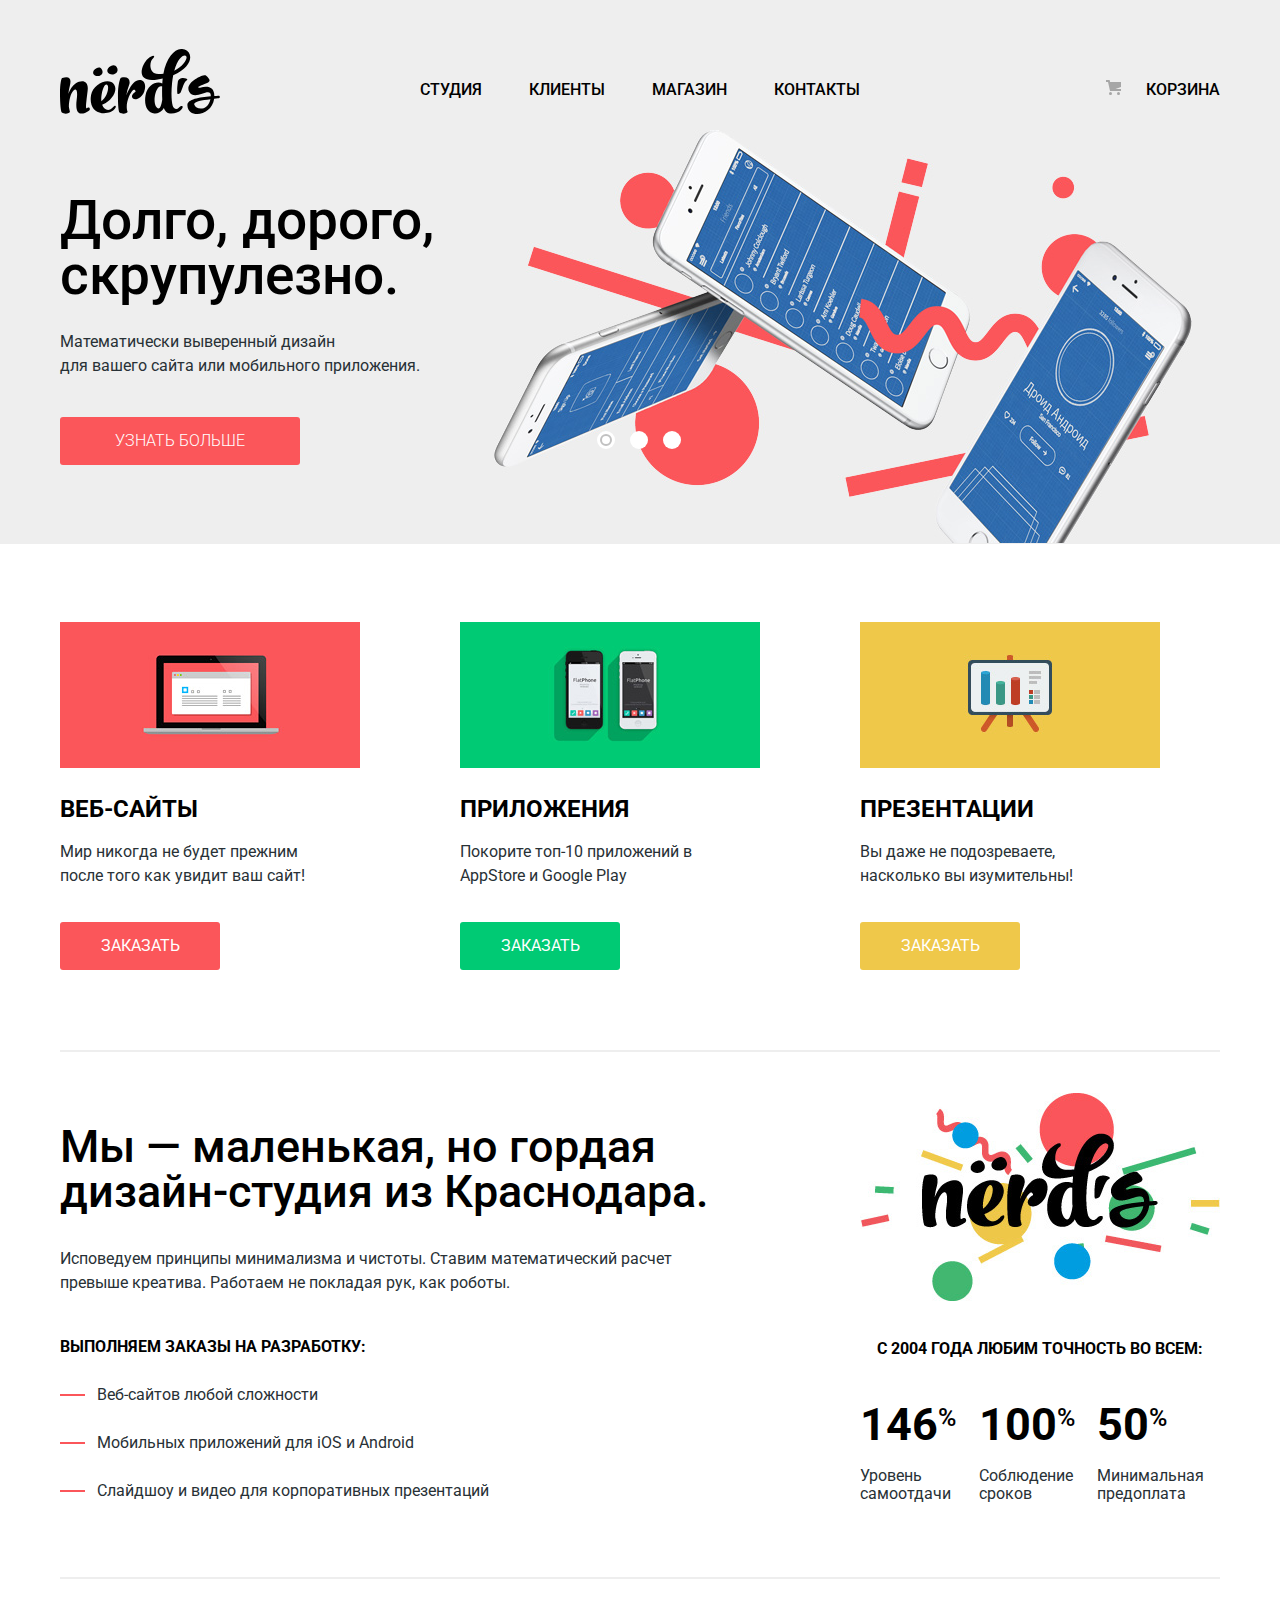
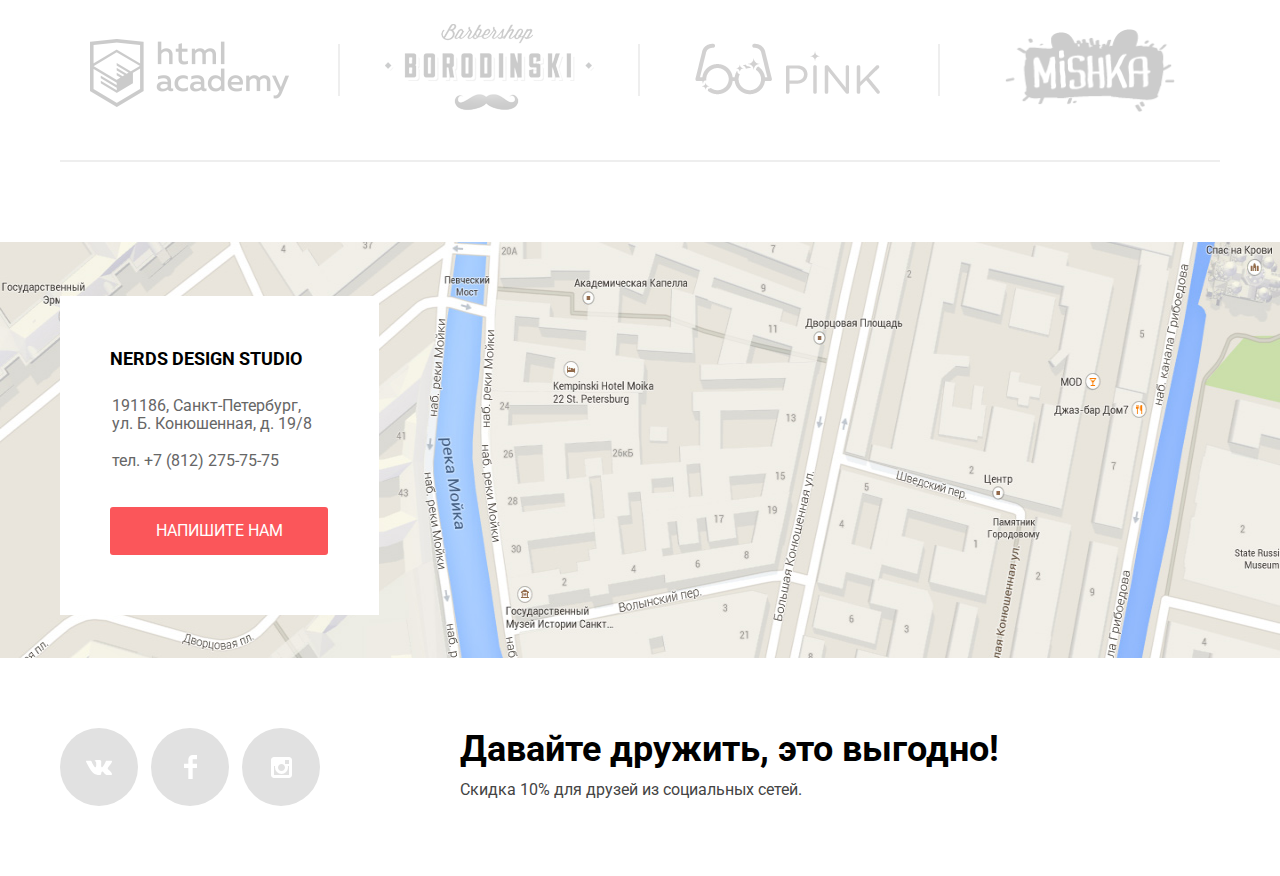
<file: index.html>
<!DOCTYPE html>
<html lang="ru">
  <head>
    <meta charset="utf-8">
    <title>HTML Academy: Нёрдс</title>
    <link href="https://fonts.googleapis.com/css?family=Roboto:400,500,700&amp;subset=cyrillic" rel="stylesheet">
    <link href="css/normalize.min.css" rel="stylesheet">
    <link href="css/style.min.css" rel="stylesheet">
  </head>
  <body>
    <header class="main-header">
      <div class="container container-header">
        <nav class="main-navigation">
          <a class="nerds-logo">
            <img src="img/svg-nerds/nerds-logo.svg" width="160" height="65" alt="Логотип дизайнерской студии Nerd's">
          </a>
          <ul class="main-navigation-list">
            <li class="main-navigation-item">
              <a class="main-navigation-link" href="#">Студия</a>
            </li>
            <li class="main-navigation-item">
              <a class="main-navigation-link" href="#">Клиенты</a>
            </li>
            <li class="main-navigation-item">
              <a class="main-navigation-link" href="catalog.html">Магазин</a>
            </li>
            <li class="main-navigation-item">
              <a class="main-navigation-link" href="#">Контакты</a>
            </li>
          </ul>
          <ul class="cart-navigation-list">
            <li>
              <a class="cart-navigation-link" href="#">Корзина</a>
            </li>
          </ul>
        </nav>
        <section class="preview">
          <h2 class="visually-hidden">Наши принципы</h2>
          <input class="visually-hidden" type="radio" id="btn-first" name="toggle" checked>
          <input class="visually-hidden" type="radio" id="btn-second" name="toggle">
          <input class="visually-hidden" type="radio" id="btn-third" name="toggle">
          <div class="container-slider-controls">
            <label class="slider-controls-item slider-controls-item--1" for="btn-first">Слайд 1</label>
            <label class="slider-controls-item slider-controls-item--2" for="btn-second">Слайд 2</label>
            <label class="slider-controls-item slider-controls-item--3" for="btn-third">Слайд 3</label>
          </div>
          <ul class="slider-list">
            <li class="slider-item">
              <h3 class="features-header">Долго, дорого, скрупулезно.</h3>
              <p class="text text-slider">Математически выверенный дизайн <br> для вашего сайта или мобильного
              приложения.</p>
              <a class="button slider-button" href="#">Узнать больше</a>
            </li>
            <li class="slider-item">
              <h3 class="features-header">Любим математику как никто другой</h3>
              <p class="text">Никакого креатива, только математические формулы для расчета идеальных пропорций.</p>
              <a class="button slider-button" href="#">Узнать больше</a>
            </li>
            <li class="slider-item">
              <h3 class="features-header">Только ночь, только хардкор</h3>
              <p class="text">Работать днем, как все? Мы против этого. Ближе к полуночи работа только начинается.</p>
              <a class="button slider-button" href="#">Узнать больше</a>
            </li>
          </ul>
        </section>
      </div>
    </header>
    <main>
      <h1 class="visually-hidden">Дизайн-студия Nerd's</h1>
      <div class="container">
        <section class="cards-wrapper">
          <h2 class="visually-hidden">Наши работы</h2>
          <ul class="cards-wrapper-list">
            <li class="cards-wrapper-item">
              <div class="cards-image">
                <img src="img/webheader.jpg" width="300" height="146" alt="Веб-сайты">
              </div>
              <h3>Веб-сайты</h3>
              <p class="text">Мир никогда не будет прежним после того как увидит ваш сайт!</p>
              <a class="button button-red" href="#">Заказать</a>
            </li>
            <li class="cards-wrapper-item">
              <div class="cards-image">
                <img src="img/appheader.jpg" width="300" height="146" alt="Приложения">
              </div>
              <h3>Приложения</h3>
              <p class="text">Покорите топ-10 приложений в AppStore и Google Play</p>
              <a class="button button-green" href="#">Заказать</a>
            </li>
            <li class="cards-wrapper-item">
              <div class="cards-image">
                <img src="img/presentheader.jpg" width="300" height="146" alt="Презентации">
              </div>
              <h3>Презентации</h3>
              <p class="text">Вы даже не подозреваете, насколько вы изумительны!</p>
              <a class="button button-yellow" href="#">Заказать</a>
            </li>
          </ul>
        </section>
        <section class="about-us">
          <h2 class="visually-hidden">О нас</h2>
          <div class="about-us-left">
            <h3>Мы &#8212; маленькая, но гордая дизайн-студия из Краснодара.</h3>
            <p class="text">Исповедуем принципы минимализма и чистоты. Ставим математический расчет превыше креатива. Работаем не покладая рук, как роботы.</p>
            <p class="text-bold">Выполняем заказы на разработку:</p>
            <ul class="about-us-list">
              <li class="text text-order">Веб-сайтов любой сложности</li>
              <li class="text text-order">Мобильных приложений для iOS и Android</li>
              <li class="text text-order">Слайдшоу и видео для корпоративных презентаций</li>
            </ul>
          </div>
          <div class="about-us-right">
            <img src="img/nerds-illustration.jpg" width="360" height="208" alt="Логотип Nerds">
            <p class="text-bold">С 2004 года любим точность во всем:</p>
            <ul class="our-advantages-list">
              <li>
                <p class="numbers">146
                  <span class="sup">%</span>
                </p>
                <p class="text text-small">Уровень самоотдачи</p>
              </li>
              <li>
                <p class="numbers">100
                  <span class="sup">%</span>
                </p>
                <p class="text text-small">Соблюдение сроков</p>
              </li>
              <li>
                <p class="numbers">50
                  <span class="sup">%</span>
                </p>
                <p class="text text-small">Минимальная предоплата</p>
              </li>
            </ul>
          </div>
        </section>
        <section class="partners">
          <h2 class="visually-hidden">Наши партнеры</h2>
          <ul class="partners-list">
            <li class="partners-item">
              <a class="partners-link" href="https://htmlacademy.ru/intensive/htmlcss">
                <img src="img/htmlacademy.png" width="199" height="68" alt="Логотип htmlacademy">
              </a>
            </li>
            <li class="partners-item partners-item-line">
              <a class="partners-link partners-link-1" href="#">
                <img src="img/borodinski.png" width="209" height="90" alt="Логотип barbershop Borodinski">
              </a>
            </li>
            <li class="partners-item partners-item-line">
              <a class="partners-link partners-link-2" href="#">
                <img src="img/pink.png" width="185" height="52" alt="Логотип Pink">
              </a>
            </li>
            <li class="partners-item partners-item-line">
              <a class="partners-link partners-link-3" href="#">
                <img src="img/mishka.png" width="173" height="84" alt="Логотип Mishka">
              </a>
            </li>
          </ul>
        </section>
      </div>
      <section class="contacts-wrapper">
        <h2 class="visually-hidden">Контактная информация</h2>
        <div class="map">
          <iframe src="https://www.google.com/maps/embed?pb=!1m18!1m12!1m3!1d1998.6037999040354!2d30.322010416394033!3d59.938716271971415!2m3!1f0!2f0!3f0!3m2!1i1024!2i768!4f13.1!3m3!1m2!1s0x4696310fca5ba729%3A0xea9c53d4493c879f!2sBolshaya+Konyushennaya+ul.%2C+19%2C+Sankt-Peterburg%2C+Russia%2C+191186!5e0!3m2!1sen!2s!4v1441888483426" width="1440" height="440" allowfullscreen></iframe>
          <figure class="map-image">
            <img class="map-image-item" src="img/map.jpg" width="1440" height="416" alt="адрес">
          </figure>
        </div>
        <div class="container">
          <section class="contacts">
            <h3>NERDS DESIGN STUDIO</h3>
            <p class="contacts-text text-small">191186, Санкт-Петербург, ул. Б. Конюшенная, д. 19/8</p>
            <p class="contacts-text text-small">тел. +7 (812) 275-75-75</p>
            <a class="button contacts-button" href="#">Напишите нам</a>
          </section>
        </div>
      </section>
    </main>
    <footer class="main-footer">
      <div class="container">
        <section class="footer-social">
          <h2 class="visually-hidden">Мы в соцсетях</h2>
          <ul class="footer-social-list">
            <li>
              <a class="footer-social-link" href="#">
                <span class="visually-hidden">Вконтакте</span>
                <img src="img/svg-nerds/vk-icon.svg" width="26" height="15" alt="ВКонтакте">
              </a>
            </li>
            <li>
              <a class="footer-social-link" href="#">
                <span class="visually-hidden">Фейсбук</span>
                <img src="img/svg-nerds/fb-icon.svg" width="13" height="22" alt="Фейсбук">
              </a>
            </li>
            <li>
              <a class="footer-social-link" href="#">
                <span class="visually-hidden">Инстаграм</span>
                <img src="img/svg-nerds/insta-icon.svg" width="21" height="21" alt="Инстаграм">
              </a>
            </li>
          </ul>
          <div class="footer-social-wrapper">
            <p class="footer-social-main">Давайте дружить, это выгодно!</p>
            <p class="footer-social-text">Скидка 10% для друзей из социальных сетей.</p>
          </div>
        </section>
      </div>
    </footer>
    <section class="modal modal-write-us">
      <div class="write-us-wrapper">
        <h2 class="write-us-title">Напишите нам</h2>
        <form class="write-us-form" action="https://echo.htmlacademy.ru" method="post">
          <p class="write-us-item">
            <label for="write-us-name">Ваше имя:</label>
            <input id="write-us-name" type="text" name="name" placeholder="Имя Фамилия">
          </p>
          <p class="write-us-item">
            <label for="write-us-email">Ваш e-mail:</label>
            <input id="write-us-email" type="email" name="email" placeholder="email@example.com">
          </p>
          <p class="write-us-item">
            <label for="write-us-letter">Текст письма:</label>
            <textarea id="write-us-letter" name="text">В свободной форме</textarea>
          </p>
          <button class="button write-us-button" type="submit">Отправить</button>
        </form>
        <button class="modal-close" type="button">Закрыть</button>
      </div>
    </section>
    <script src="js/popup.min.js"></script>
  </body>
</html>
</file>
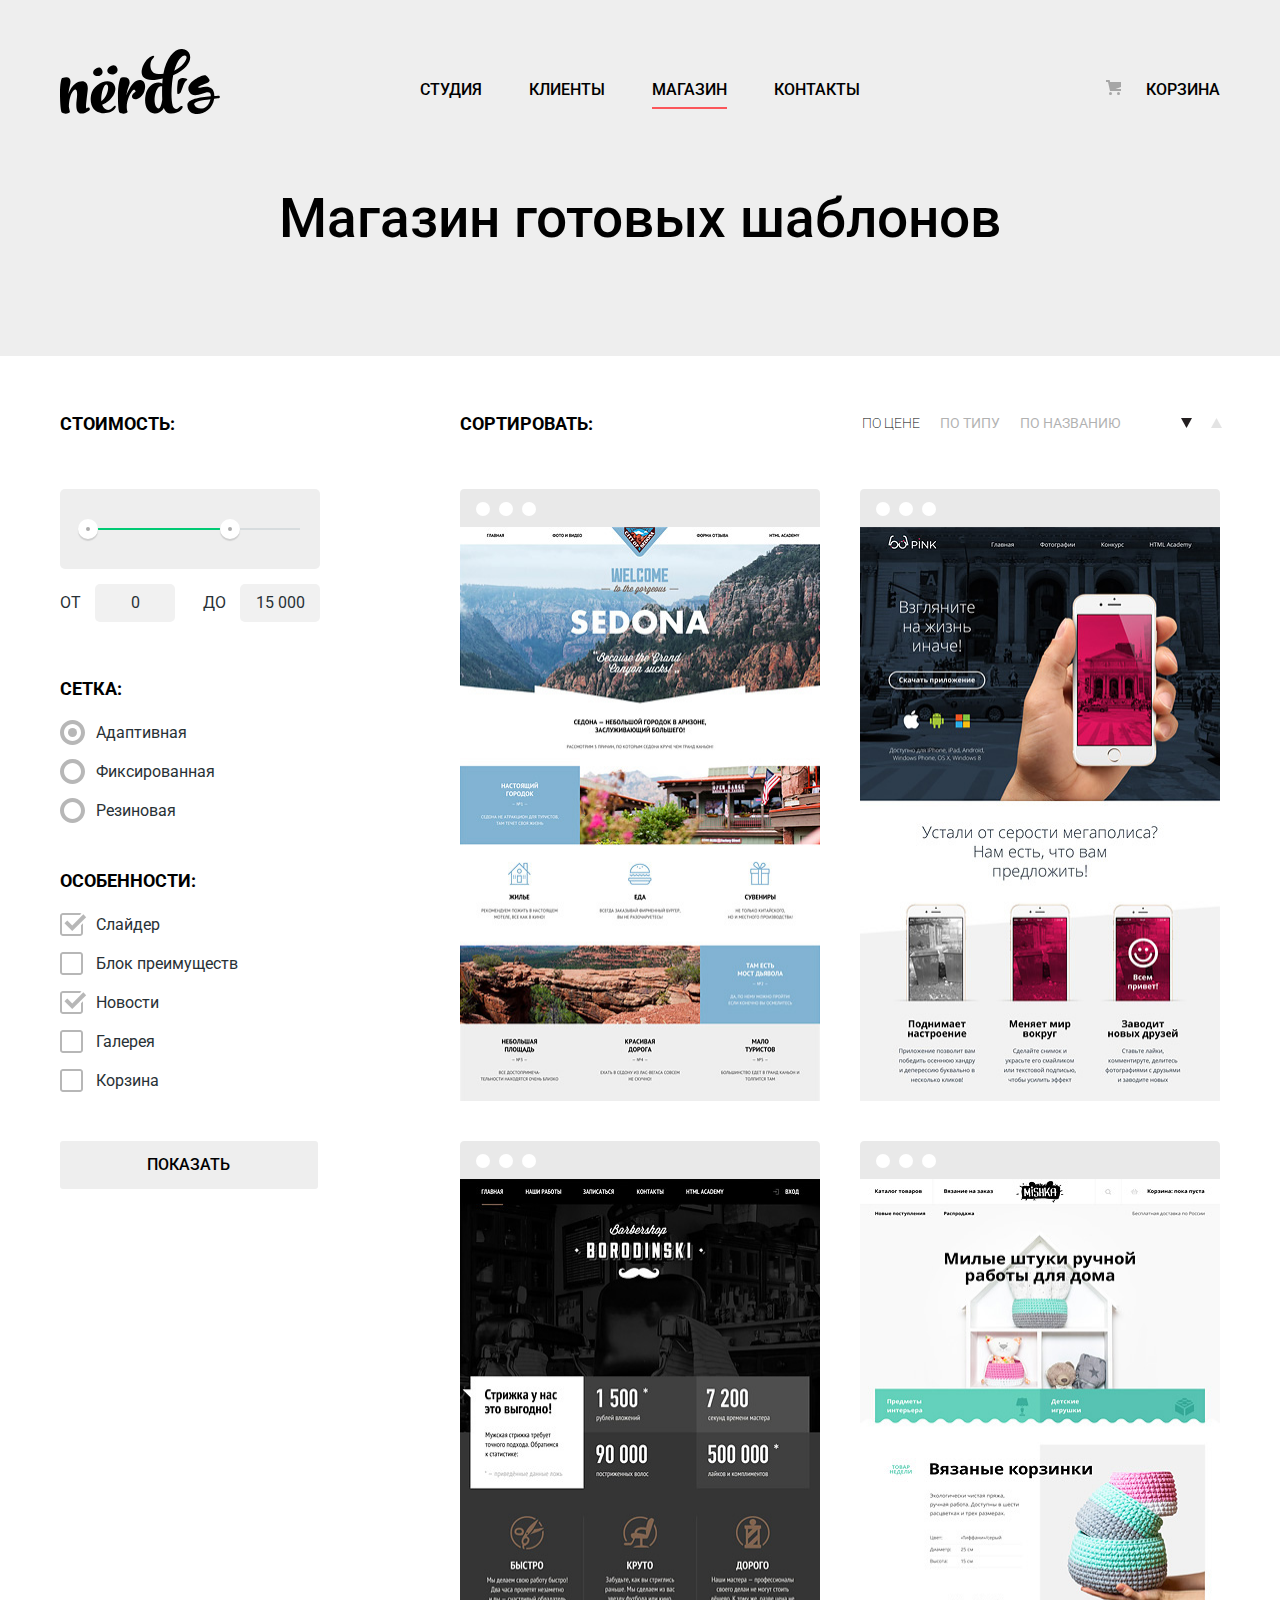
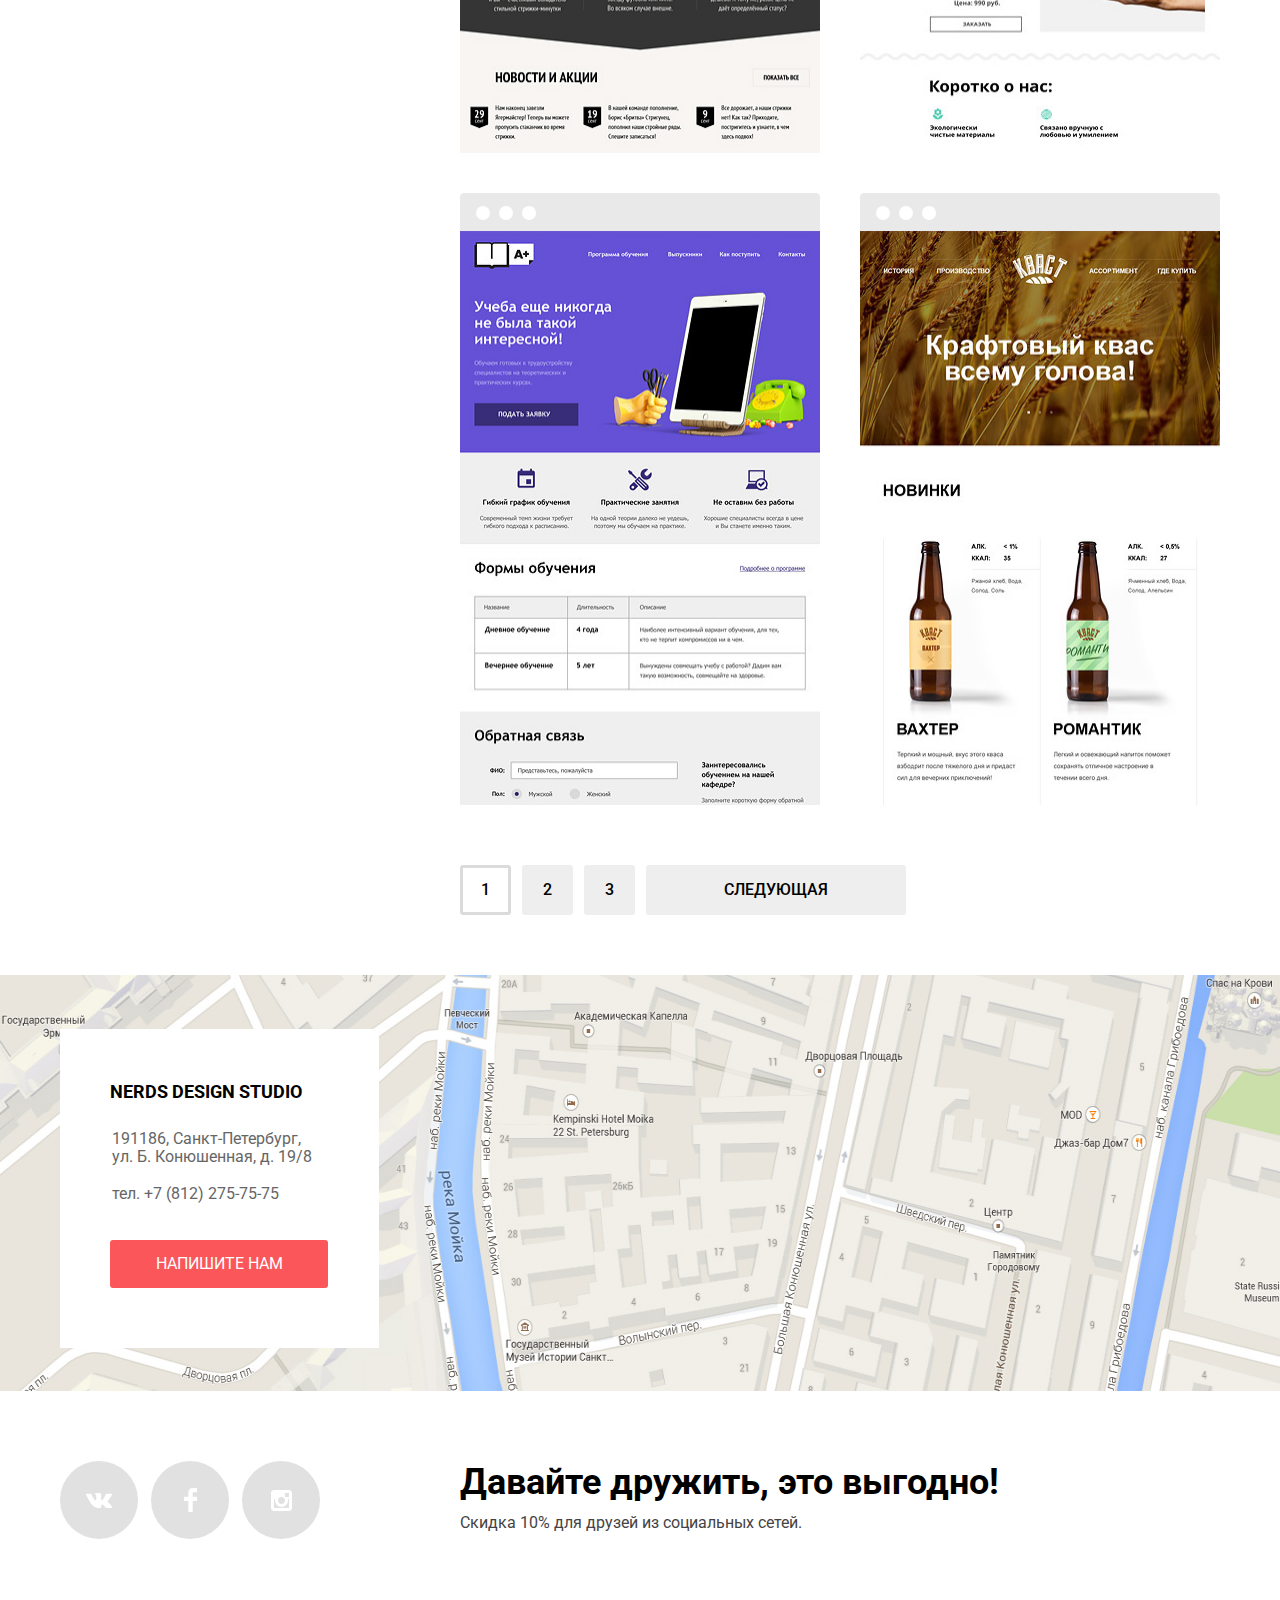
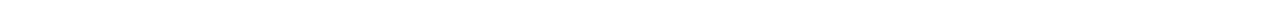
<file: catalog.html>
<!DOCTYPE html>
<html lang="ru">
  <head>
    <meta charset="utf-8">
    <title>HTML Academy: Нёрдс</title>
    <link href="https://fonts.googleapis.com/css?family=Roboto:400,500,700&amp;subset=cyrillic" rel="stylesheet">
    <link href="css/normalize.min.css" rel="stylesheet">
    <link href="css/style.min.css" rel="stylesheet">
  </head>
  <body>
    <header class="main-header">
      <div class="container container-header">
        <nav class="main-navigation">
          <a class="nerds-logo" href="index.html">
            <img src="img/svg-nerds/nerds-logo.svg" width="160" height="65" alt="Логотип дизайнерской студии Nerd's">
          </a>
          <ul class="main-navigation-list">
            <li class="main-navigation-item">
              <a class="main-navigation-link" href="#">Студия</a>
            </li>
            <li class="main-navigation-item">
              <a class="main-navigation-link" href="#">Клиенты</a>
            </li>
            <li class="main-navigation-item">
              <a class="main-navigation-link">Магазин</a>
            </li>
            <li class="main-navigation-item">
              <a class="main-navigation-link" href="#">Контакты</a>
            </li>
          </ul>
          <ul class="cart-navigation-list">
            <li>
              <a class="cart-navigation-link" href="#">Корзина</a>
            </li>
          </ul>
        </nav>
        <h1 class="caption-catalog">Магазин готовых шаблонов</h1>
      </div>
    </header>
    <main>
      <div class="catalog-main-wrapper container">
        <h2 class="visually-hidden">Наши работы</h2>
        <form class="form" method="get" action="https://echo.htmlacademy.ru">
          <div class="fieldset-wrapper-first">
            <h3 class="visually-hidden">Сортировка</h3>
            <fieldset class="filter-scroll">
              <legend>Стоимость:</legend>
              <div class="filter-scroll-range">
                <div class="filter-scroll-controls">
                  <div class="scale">
                    <div class="bar"></div>
                  </div>
                  <div class="toggle min-toggle"></div>
                  <div class="toggle max-toggle"></div>
                </div>
                <div class="price-controls">
                  <label>от
                    <input class="min-price" name="min-price" type="text" value="0">
                  </label>
                  <label>до
                    <input class="max-price" name="max-price" type="text" value="15 000">
                  </label>
                </div>
              </div>
            </fieldset>
          </div>
          <div class="fieldset-wrapper-second">
            <fieldset class="filter">
              <legend>Сетка:</legend>
              <ul class="filter-list">
                <li class="filter-input">
                  <label class="filter-input-radio">
                    <input class="visually-hidden" type="radio" name="grid" value="adaptive" checked>
                    <span class="radio-indicator"></span>
                    Адаптивная
                  </label>
                </li>
                <li class="filter-input">
                  <label class="filter-input-radio">
                    <input class="visually-hidden" type="radio" name="grid" value="fixed">
                    <span class="radio-indicator"></span>
                    Фиксированная
                  </label>
                </li>
                <li class="filter-input">
                  <label class="filter-input-radio">
                    <input class="visually-hidden" type="radio" name="grid" value="rubber">
                    <span class="radio-indicator"></span>
                    Резиновая
                  </label>
                </li>
              </ul>
            </fieldset>
          </div>
          <fieldset>
            <legend>Особенности:</legend>
            <ul>
              <li class="filter-input">
                <label class="filter-input-checkbox">
                  <input class="visually-hidden" type="checkbox" name="slider-type" checked>
                  <span class="checkbox-indicator"></span>
                  Слайдер
                </label>
              </li>
              <li class="filter-input">
                <label class="filter-input-checkbox">Блок преимуществ
                  <input class="visually-hidden" type="checkbox" name="advantage">
                  <span class="checkbox-indicator"></span>
                </label>
              </li>
              <li class="filter-input">
                <label class="filter-input-checkbox">Новости
                  <input class="visually-hidden" type="checkbox" name="news" checked>
                  <span class="checkbox-indicator"></span>
                </label>
              </li>
              <li class="filter-input">
                <label class="filter-input-checkbox">Галерея
                  <input class="visually-hidden" type="checkbox" name="gallery-type">
                  <span class="checkbox-indicator"></span>
                </label>
              </li>
              <li class="filter-input">
                <label class="filter-input-checkbox">Корзина
                  <input class="visually-hidden" type="checkbox" name="basket-type">
                  <span class="checkbox-indicator"></span>
                </label>
              </li>
            </ul>
          </fieldset>
          <button class="button button-form" type="submit">Показать</button>
        </form>
        <section class="presentation">
          <h2  class="visually-hidden">Список шаблонов</h2>
          <div class="text-filter">
            <span>Сортировать:</span>
            <div class="container-wrapper">
              <ul class="text-sort by-feature">
                <li class="text-sorting-item">
                  <a class="text-sorting-link">По цене</a>
                </li>
                <li class="text-sorting-item">
                  <a class="text-sorting-link" href="#" rel="nofollow">По типу</a>
                </li>
                <li class="text-sorting-item">
                  <a class="text-sorting-link" href="#" rel="nofollow">По названию</a>
                </li>
              </ul>
              <ul class="text-sort by-order">
                <li class="text-sorting-item-down">
                  <a class="active">
                    <span class="visually-hidden">По умолчанию</span>
                  </a>
                </li>
                <li class="text-sorting-up">
                  <a href="#" rel="nofollow">
                    <span class="visually-hidden">В обратном порядке</span>
                 </a>
                </li>
              </ul>
            </div>
          </div>
          <ul class="presentation-list">
            <li class="presentation-item">
              <img src="img/sedona.jpg" width="360" height="574" alt="Информационный сайт для туристов Sedona">
              <div class="item-info">
                <h3 class="project-header">
                  <a href="#" class="projects-item">Sedona</a>
                </h3>
                <p class="project-item-title">Информационный сайт<br> для туристов</p>
                <a class="button project-button" href="#">9 900 Руб.</a>
              </div>
            </li>
            <li class="presentation-item">
              <img src="img/pink.jpg" width="360" height="574" alt="Pink app">
              <div class="item-info">
                <h3 class="project-header">
                  <a href="#" class="projects-item">Pink app</a>
                </h3>
                <p class="project-item-title">Продуктовый лендинг<br> приложения для iOS и Android</p>
                <a class="button project-button" href="#">9 900 Руб.</a>
              </div>
            </li>
            <li class="presentation-item">
              <img src="img/borodinski.jpg" width="360" height="574" alt="Barbershop Borodinski">
              <div class="item-info">
                <h3 class="project-header">
                  <a href="#" class="projects-item">Barbershop</a>
                </h3>
                <p class="project-item-title">Сайт салона красоты.<br> Для мужчин, да.</p>
                <a class="button project-button" href="#">9 900 Руб.</a>
              </div>
            </li>
            <li class="presentation-item">
              <img src="img/mishka.jpg" width="360" height="574" alt="Mishka">
              <div class="item-info">
                <h3 class="project-header">
                  <a href="#" class="projects-item">Mishka</a>
                </h3>
                <p class="project-item-title">Интернет-магазин<br> вязаных игрушек</p>
                <a class="button project-button" href="#">9 900 Руб.</a>
              </div>
            </li>
            <li class="presentation-item">
              <img src="img/aplus.jpg" width="360" height="574" alt="A Plus">
              <div class="item-info">
                <h3 class="project-header">
                  <a href="#" class="projects-item">A Plus</a>
                </h3>
                <p class="project-item-title">Лендинг курсов повышения<br> квалификации</p>
                <a class="button project-button" href="#">9 900 Руб.</a>
              </div>
            </li>
            <li class="presentation-item">
              <img src="img/kvast.jpg" width="360" height="574" alt="Kvast">
              <div class="item-info">
                <h3 class="project-header">
                  <a href="#" class="projects-item">Kvast</a>
                </h3>
                <p class="project-item-title">Промо-сайт производителя<br> крафтового кваса</p>
                <a class="button project-button" href="#">9 900 Руб.</a>
              </div>
            </li>
          </ul>
          <ul class="pagination-list">
            <li class="pagination-item">
              <a class="pagination-item-current">1</a>
            </li>
            <li class="pagination-item">
              <a href="#">2</a>
            </li>
            <li class="pagination-item">
              <a href="#">3</a>
            </li>
            <li class="pagination-item">
              <a class="pagination-item-next" href="#">Следующая</a>
            </li>
          </ul>
        </section>
      </div>
      <section class="contacts-wrapper">
        <h2 class="visually-hidden">Контактная информация</h2>
        <div class="map">
          <iframe src="https://www.google.com/maps/embed?pb=!1m18!1m12!1m3!1d1998.6037999040354!2d30.322010416394033!3d59.938716271971415!2m3!1f0!2f0!3f0!3m2!1i1024!2i768!4f13.1!3m3!1m2!1s0x4696310fca5ba729%3A0xea9c53d4493c879f!2sBolshaya+Konyushennaya+ul.%2C+19%2C+Sankt-Peterburg%2C+Russia%2C+191186!5e0!3m2!1sen!2s!4v1441888483426" width="1440" height="440" allowfullscreen></iframe>
          <figure class="map-image">
            <img class="map-image-item" src="img/map.jpg" width="1440" height="416" alt="адрес">
          </figure>
        </div>
        <div class="container">
          <section class="contacts">
            <h3>NERDS DESIGN STUDIO</h3>
            <p class="contacts-text text-small">191186, Санкт-Петербург, ул. Б. Конюшенная, д. 19/8</p>
            <p class="contacts-text text-small">тел. +7 (812) 275-75-75</p>
            <a class="button contacts-button" href="#">Напишите нам</a>
          </section>
        </div>
      </section>
    </main>
    <footer class="main-footer">
      <div class="container">
        <section class="footer-social">
          <h2 class="visually-hidden">Мы в соцсетях</h2>
          <ul class="footer-social-list">
            <li>
              <a class="footer-social-link" href="#">
                <span class="visually-hidden">Вконтакте</span>
                <img src="img/svg-nerds/vk-icon.svg" width="26" height="15" alt="ВКонтакте">
              </a>
            </li>
            <li>
              <a class="footer-social-link" href="#">
                <span class="visually-hidden">Фейсбук</span>
                <img src="img/svg-nerds/fb-icon.svg" width="13" height="22" alt="Фейсбук">
              </a>
            </li>
            <li>
              <a class="footer-social-link" href="#">
                <span class="visually-hidden">Инстаграм</span>
                <img src="img/svg-nerds/insta-icon.svg" width="21" height="21" alt="Инстаграм">
              </a>
            </li>
          </ul>
          <div class="footer-social-wrapper">
            <p class="footer-social-main">Давайте дружить, это выгодно!</p>
            <p class="footer-social-text">Скидка 10% для друзей из социальных сетей.</p>
          </div>
        </section>
      </div>
    </footer>
    <section class="modal modal-write-us">
      <div class="write-us-wrapper">
        <h2 class="write-us-title">Напишите нам</h2>
        <form class="write-us-form" action="https://echo.htmlacademy.ru" method="post">
          <p class="write-us-item">
            <label for="write-us-name">Ваше имя:</label>
            <input id="write-us-name" type="text" name="name" placeholder="Имя Фамилия">
          </p>
          <p class="write-us-item">
            <label for="write-us-email">Ваш e-mail:</label>
            <input id="write-us-email" type="email" name="email" placeholder="email@example.com">
          </p>
          <p class="write-us-item">
            <label for="write-us-letter">Текст письма:</label>
            <textarea id="write-us-letter" name="text">В свободной форме</textarea>
          </p>
          <button class="button write-us-button" type="submit">Отправить</button>
        </form>
        <button class="modal-close" type="button">Закрыть</button>
      </div>
    </section>
    <script src="js/popup.min.js"></script>
  </body>
</html>
</file>
<file: css/style.min.css>
.button,.by-feature a,.cards-wrapper h3,.cart-navigation-link,.contacts h3,.form legend,.item-info h3,.main-navigation-link,.pagination-item a,.text-bold,.text-filter span{text-transform:uppercase}.button,.footer-social-link,.pagination-item a,.partners-link,.projects-item,.text-sorting-link:not([href]),a{text-decoration:none}.cart-navigation-link::before,.container-slider-controls label::after,.main-navigation-link:not([href])::after,.modal-close::before,.partners-item-line::before,.text-order:before{content:""}body{min-width:1200px;margin:0;padding:0;font-size:16px;line-height:18px;font-family:Roboto,Arial,sans-serif;color:#000;background-color:#fff}.container-header,.main-header{background-color:#eee}img{max-width:100%;height:auto}.visually-hidden:not(:focus):not(:active),input[type=checkbox].visually-hidden,input[type=radio].visually-hidden{position:absolute;width:1px;height:1px;margin:-1px;padding:0;overflow:hidden;white-space:nowrap;border:0;clip:rect(0,0,0,0);clip-path:inset(100%);-webkit-clip-path:inset(100%)}.container{width:1160px;margin:0 auto;padding-right:20px;padding-left:20px}.container-header{padding-top:49px}.main-navigation{display:-webkit-box;display:-ms-flexbox;display:flex}.cart-navigation-list,.main-navigation-list{display:-webkit-box;display:-ms-flexbox;display:flex;flex-wrap:wrap;margin:0 0 0 200px;padding:26px 0 0;list-style:none;-ms-flex-wrap:wrap}.main-navigation-list{justify-content:space-between;width:440px;-webkit-box-pack:justify;-ms-flex-pack:justify}.cart-navigation-list{justify-content:flex-end;width:160px;-webkit-box-pack:end;-ms-flex-pack:end}.main-navigation-item{padding-left:20px}.main-navigation-item:nth-child(1){padding-left:0}.cart-navigation-link,.main-navigation-link{font-weight:500;font-size:16px;line-height:30px;color:#000;text-decoration:none}.cart-navigation-link:focus,.cart-navigation-link[href]:hover,.main-navigation-link:focus,.main-navigation-link[href]:hover{color:#fb565a}.cart-navigation-link[href]:active,.main-navigation-link[href]:active{color:#a6a6a6}.main-navigation-link:not([href]){position:relative}.main-navigation-link:not([href])::after{position:absolute;bottom:0;left:0;display:block;width:100%;height:2px;margin-bottom:-10px;background-color:#fb565a}.cart-navigation-list .cart-navigation-link{position:relative;padding-left:40px}.cart-navigation-link::before{position:absolute;top:0;left:0;width:15px;height:15px;background-image:url(../img/svg-nerds/cart-icon.svg);background-repeat:no-repeat;background-position:0 0}.preview{position:relative;padding-left:10px;background-color:#eee}.container-slider-controls{position:absolute;bottom:113px;left:49%;z-index:100;width:160px;height:18px;font-size:0;text-align:center;-webkit-transform:translateX(-50%);-ms-transform:translateX(-50%);transform:translateX(-50%)}.container-slider-controls label{position:relative;display:inline-block;width:18px;height:18px;margin-right:15px;border-radius:50%;cursor:pointer}.container-slider-controls label::after{position:absolute;top:18px;left:18px;z-index:1;width:18px;height:18px;background:#fff;border-radius:50%}.slider-list{margin:0;padding:0;list-style:none}.slider-item{display:none;margin-left:-10px;padding:75px 0 79px}.slider-item:nth-child(1){background-image:url(../img/slide1.jpg);background-repeat:no-repeat;background-position:94% 90%}.slider-item:nth-child(2),.slider-item:nth-child(3){background-repeat:no-repeat;background-position:100% 0}.slider-item:nth-child(2){background-image:url(../img/slide2.jpg)}.slider-item:nth-child(3){background-image:url(../img/slide3.jpg)}.cards-wrapper-list li:nth-child(1),.cards-wrapper-list li:nth-child(2),.cards-wrapper-list li:nth-child(3){background-repeat:no-repeat;background-position:top left}#btn-first:checked~.slider-list .slider-item:nth-child(1),#btn-second:checked~.slider-list .slider-item:nth-child(2),#btn-third:checked~.slider-list .slider-item:nth-child(3){display:block}.button,.cards-wrapper-list{display:-webkit-box;display:-ms-flexbox}#btn-first:checked~.container-slider-controls .slider-controls-item--1::before,#btn-second:checked~.container-slider-controls .slider-controls-item--2::before,#btn-third:checked~.container-slider-controls .slider-controls-item--3::before{content:"";position:absolute;top:96%;left:96%;z-index:2;width:8px;height:8px;margin:4px;background-color:inherit;border:2px solid #c1c1c1;border-radius:50%}.features-header{max-width:600px;margin:0 0 27px;font-weight:500;font-size:55px;line-height:55px;color:#000}.text{margin:0;font-weight:400;font-size:16px;line-height:24px;color:#283136}.slider-item p:nth-child(2){max-width:430px;margin:0 0 39px;color:#283136}.button{display:flex;justify-content:center;width:200px;padding:15px 0;font:inherit;font-size:16px;line-height:18px;text-align:center;color:#fff;background-color:#fb565a;border:none;border-radius:3px;-webkit-box-pack:center;-ms-flex-pack:center;-ms-flex-wrap:wrap}.about-us,.partners{border-top:2px solid #eee}.button:focus,.button:hover{background-color:#e74246}.button:active{color:rgba(255,255,255,.3);background-color:#d7373b;-webkit-box-shadow:inset 0 3px 0 rgba(0,1,1,.1);box-shadow:inset 0 3px 0 rgba(0,1,1,.1)}.button-green:active,.button-red:active{-webkit-box-shadow:inset 0 3px 0 rgba(0,1,1,.1);color:rgba(255,255,255,.3)}.slider-button{width:240px;font-weight:300;text-align:center}.button-red{width:160px}.button-red:focus,.button-red:hover{background-color:#e74246}.button-red:active{background-color:#d7373b;box-shadow:inset 0 3px 0 rgba(0,1,1,.1)}.button-green{width:160px;background-color:#00ca74}.button-green:focus,.button-green:hover{background-color:#00bc6c}.button-green:active{background-color:#00aa62;box-shadow:inset 0 3px 0 rgba(0,1,1,.1)}.button-form:active,.button-yellow:active,.project-button:focus{-webkit-box-shadow:inset 0 3px 0 rgba(0,1,1,.1)}.button-yellow{width:160px;background-color:#efc84a}.button-yellow:focus,.button-yellow:hover{background-color:#eab534}.button-yellow:active{color:rgba(255,255,255,.3);background-color:#e5a722;box-shadow:inset 0 3px 0 rgba(0,1,1,.1)}.cards-wrapper{padding-top:78px;padding-bottom:80px}.cards-wrapper h3{margin:22px 0 16px;font-weight:700;font-size:24px;line-height:30px}.cards-wrapper p{width:255px;margin:0;padding-bottom:34px}.cards-wrapper-list{display:flex;margin:0;padding:0;list-style:none}.about-us,.our-advantages-list{display:-webkit-box;display:-ms-flexbox}.cards-wrapper-list li{width:300px;min-height:348px;margin-left:100px}.cards-wrapper-list li:nth-child(1){margin-left:0}.about-us{display:flex;-ms-flex-direction:row;flex-direction:row;justify-content:space-between;align-items:center;width:1160px;margin:auto;padding-bottom:74px;-webkit-box-align:center;-webkit-box-direction:normal;-webkit-box-orient:horizontal;-webkit-box-pack:justify;-ms-flex-align:center;-ms-flex-pack:justify}.about-us-left{width:660px}.about-us h3{margin:0 0 33px;padding-top:72px;font-weight:500;font-size:45px;line-height:45px}.text-bold{margin:40px 0 24px;font-weight:700;font-size:16px;line-height:24px}.about-us-list{margin:0;padding:0;list-style:none}.about-us-list li{margin-bottom:24px;padding-left:42px}.about-us-list li:last-child{margin-bottom:0}.about-us-right{width:360px;padding-top:40px}.about-us-right .text-bold{margin-top:32px;text-align:center}.text-order{position:relative;margin:0 0 24px -5px;padding:0}.text-order:before{position:absolute;top:11px;left:5px;width:25px;height:2px;background-color:#fb565a}.text-small{font-size:16px;line-height:18px}.sup{position:absolute;top:-7px;font-weight:500;font-size:25px}.our-advantages-list{display:flex;justify-content:space-between;width:345px;margin:0;padding:7px 0 0;list-style:none;-webkit-box-pack:justify;-ms-flex-pack:justify}.footer-social,.partners-list{display:-webkit-box;display:-ms-flexbox}.our-advantages-list li{width:100px}.our-advantages-list li:last-child{width:108px}.numbers{position:relative;margin:0 0 10px;font-weight:700;font-size:45px;line-height:65px;white-space:nowrap}.partners{margin:0 0 80px;padding-top:40px;padding-bottom:42px;border-bottom:2px solid #eee}.partners-list{display:flex;flex-wrap:wrap;margin:0;padding:0;list-style:none;-ms-flex-wrap:wrap}.partners-link{display:block;margin-top:20px;padding:0 30px;opacity:.2}.partners-item{position:relative;width:260px;margin:0 40px 0 0;padding:0}.partners-item:first-child{margin-left:0}.partners-item:last-child{margin-right:0}.partners-link:focus,.partners-link:hover{opacity:1}.partners-link:active{opacity:.1}.partners-link-1{display:block;margin-top:5px;padding:0 25px}.partners-link-2{display:block;margin-top:24px;padding:0 35px}.partners-link-3{display:block;margin-top:10px;padding:0 45px}.partners-item-line::before{position:absolute;top:25px;left:-22px;width:2px;height:52px;background-color:#eee}.contacts-wrapper,.map{position:relative}.contacts-wrapper-catalog{padding-top:60px}.map{height:416px}.map iframe{position:absolute;z-index:2;width:100%;height:416px;border:none}.map-image{width:100%;height:100%;margin:0;padding:0;vertical-align:middle;text-align:center}.map-image-item{height:416px}.contacts{position:absolute;top:54px;z-index:5;-webkit-box-sizing:border-box;box-sizing:border-box;width:319px;height:319px;padding:0 50px;background-color:#fff}.item-info,.presentation-item{-webkit-box-sizing:border-box}.contacts-catalog{margin-top:60px}.contacts h3{margin:48px 0 23px;font-weight:700;font-size:18px;line-height:30px}.contacts-text{margin:0 0 19px;padding-right:5px;padding-left:2px;font-weight:400;font-size:16px;line-height:18px;color:#666}.contacts-button{width:218px;margin-top:37px}.catalog-footer{margin-top:60px}.footer-social{display:flex;padding:70px 0}.footer-social-link,.footer-social-list{display:-webkit-box;display:-ms-flexbox}.footer-social-list{display:flex;justify-content:space-between;width:260px;margin:0 140px 0 0;padding:0;list-style:none;-webkit-box-pack:justify;-ms-flex-pack:justify}.footer-social-link{display:flex;justify-content:center;align-items:center;width:78px;height:78px;background-color:#e1e1e1;border-radius:50%;-webkit-box-align:center;-webkit-box-pack:center;-ms-flex-align:center;-ms-flex-pack:center}.catalog-main-wrapper,.price-controls{display:-webkit-box;display:-ms-flexbox}.footer-social-link:focus,.footer-social-link:hover{background-color:#e74246}.footer-social-link:active{background-color:#d7373b;-webkit-box-shadow:inset 0 3px 0 0 #c13135;box-shadow:inset 0 3px 0 0 #c13135}.footer-social-link:active img{opacity:.3}.footer-social-wrapper{width:560px}.footer-social-main{margin:3px 0 12px;font-weight:700;font-size:36px;line-height:36px;color:#000}.footer-social-text{margin:0;font-weight:400;font-size:16px;line-height:22px;color:#444}.nerds-logo[href]:focus,.nerds-logo[href]:hover{opacity:.8}.nerds-logo[href]:active{opacity:.3}.caption-catalog{margin:0;padding-top:73px;padding-bottom:110px;font-weight:500;font-size:55px;line-height:55px;text-align:center;color:#000;background-color:#eee}.catalog-main-wrapper{display:flex;padding-top:58px;padding-bottom:60px}.form{width:260px;margin-right:140px}.fieldset-wrapper-first{margin-top:-5px;text-transform:uppercase}.form fieldset{margin:0;padding:0;border:none}.form ul{margin:0;padding:0;list-style:none}.filter-scroll-range{width:260px;margin-top:50px;margin-bottom:52px}.filter-scroll-controls{position:relative;height:80px;margin-bottom:15px;padding:0 20px;overflow:hidden;background-color:#eee;border-radius:5px}.filter-scroll-controls .scale{height:2px;margin-top:39px;background-color:#d7dcde}.filter-scroll-controls .bar{height:2px;background-color:#00ca74}.bar{width:70%}.filter-scroll-controls .toggle{position:absolute;top:30px;left:18px;width:4px;height:4px;background-color:#ababab;border:8px solid #fff;border-radius:50%;-webkit-box-shadow:0 2px 1px 0 #cfcfcf;box-shadow:0 2px 1px 0 #cfcfcf;cursor:pointer}.filter-scroll-controls .max-toggle{left:160px}.price-controls{display:flex;justify-content:space-between;-webkit-box-pack:justify;-ms-flex-pack:justify}.container-wrapper,.text-sort{display:-webkit-box;display:-ms-flexbox}.price-controls input{width:60px;margin-left:10px;padding:8px 10px;font:inherit;font-weight:400;font-size:16px;line-height:22px;text-align:center;color:#283136;background:#f1f1f1;border:none;border-radius:5px}.fieldset-wrapper-second{margin-bottom:45px}.filter-input{margin-top:19px;padding-left:36px}.filter-input-radio{position:relative}.filter-input-radio:focus,.filter-input-radio:hover{color:#000}.filter-input-radio:disabled{color:rgba(40,49,54,.3)}.filter-input-radio input[type=radio]+.radio-indicator{position:absolute;top:-3px;left:-36px;width:25px;height:25px;background-image:url(../img/svg-nerds/radio-off.svg);background-repeat:no-repeat;background-position:0 0;opacity:.4}.filter-input-radio input[type=radio]:focus+.radio-indicator,.filter-input-radio input[type=radio]:hover+.radio-indicator{opacity:1}.filter-input-radio input[type=radio]:disabled+.radio-indicator{opacity:.1}.filter-input-radio input[type=radio]:checked+.radio-indicator{position:absolute;top:-3px;left:-36px;width:25px;height:25px;background-image:url(../img/svg-nerds/radio-on.svg);background-repeat:no-repeat;background-position:0 0;opacity:.4}.filter-input-radio input[type=radio]:checked:focus+.radio-indicator,.filter-input-radio input[type=radio]:checked:hover+.radio-indicator{opacity:1}.filter-input-radio input[type=radio]:checked:disabled+.radio-indicator{opacity:.1}.filter-input-checkbox{position:relative}.filter-input-checkbox:focus,.filter-input-checkbox:hover{color:#000}.filter-input-checkbox:disabled{color:rgba(40,49,54,.3)}.filter-input-checkbox input[type=checkbox]+.checkbox-indicator{position:absolute;top:-2px;left:-36px;width:23px;height:23px;background-image:url(../img/svg-nerds/checkbox-off.svg);background-repeat:no-repeat;background-position:0 0;opacity:.4}.filter-input-checkbox input[type=checkbox]:focus+.checkbox-indicator,.filter-input-checkbox input[type=checkbox]:hover+.checkbox-indicator{opacity:1}.filter-input-checkbox input[type=checkbox]:disabled+.checkbox-indicator{opacity:.1}.filter-input-checkbox input[type=checkbox]:checked+.checkbox-indicator{position:absolute;top:-2px;left:-36px;width:27px;height:23px;background-image:url(../img/svg-nerds/checkbox-on.svg);background-repeat:no-repeat;background-position:0 0;opacity:.4}.presentation-item,.presentation-item:hover{background-position:top left;background-repeat:no-repeat}.filter-input-checkbox input[type=checkbox]:checked:focus+.checkbox-indicator,.filter-input-checkbox input[type=checkbox]:checked:hover+.checkbox-indicator{opacity:1}.filter-input-checkbox input[type=checkbox]:checked:disabled+.checkbox-indicator{opacity:.1}.form legend{font-weight:700;font-size:18px;line-height:30px}.form label{font-weight:400;font-size:16px;line-height:20px;color:#283136}.button-form{width:258px;margin:50px 40px 0 0;padding-right:10px;padding-left:9px;font-weight:500;color:#000;background-color:#eee}.button-form:focus,.button-form:hover{background-color:#dfdfdf}.button-form:active{color:rgba(0,0,0,.3);background-color:#d5d5d5;outline:0;box-shadow:inset 0 3px 0 rgba(0,1,1,.1)}.container-wrapper{display:flex;flex-basis:360px;justify-content:space-between;align-items:baseline;-webkit-box-align:baseline;-webkit-box-pack:justify;-ms-flex-align:baseline;-ms-flex-pack:justify;-ms-flex-preferred-size:360px}.text-sort{display:flex;margin:0;padding:0;list-style:none}.by-order a,.text-filter{display:-webkit-box;display:-ms-flexbox}.text-filter{display:flex;justify-content:space-between;width:762px;min-height:55px;margin:0 0 20px;padding:0;-webkit-box-pack:justify;-ms-flex-pack:justify}.text-filter span{font-weight:700;font-size:18px;line-height:30px;color:#000;margin:-5px 0 0;padding:0}.by-feature a{font-weight:400;font-size:14px;line-height:18px;color:#000}.text-sorting-item{padding-right:20px}.text-sorting-link[href]{opacity:.3}.text-sorting-link[href]:focus,.text-sorting-link[href]:hover{opacity:.6}.text-sorting-link[href]:active{opacity:1}.text-sorting-link:not([href]){font-weight:200;font-size:14px;line-height:18px;color:#000}.by-order a{display:flex;width:11px;height:10px;margin-left:19px;opacity:.3}.text-sorting-item-down a{background-image:url(../img/svg-nerds/icon-down-dir.svg);background-repeat:no-repeat;opacity:1}.text-sorting-up a{background-image:url(../img/svg-nerds/icon-up-dir-hover.svg);background-repeat:no-repeat}.text-sorting-up a:focus,.text-sorting-up a:hover{opacity:.6}.text-sorting-up a:active{opacity:1}.presentation{width:800px;margin:0;padding:0}.presentation-list{display:-webkit-box;display:-ms-flexbox;display:flex;flex-wrap:wrap;margin:0;padding:0 0 20px;list-style:none;-ms-flex-wrap:wrap}.presentation-item{position:relative;box-sizing:border-box;width:360px;margin-right:40px;margin-bottom:40px;padding-top:38px;background-image:url(../img/svg-nerds/grayheader.svg)}.presentation-item:hover{background-image:url(../img/svg-nerds/blackheader.svg);-webkit-box-shadow:0 6px 15px rgba(0,1,1,.25);box-shadow:0 6px 15px rgba(0,1,1,.25)}.presentation-item:nth-child(2n){margin-right:0}.presentation-item img{display:block;width:360px;height:574px}.projects-item{color:#000}.project-button{margin:0 auto 43px;cursor:pointer}.project-button:hover{background-color:#e74246}.project-button:focus{color:rgba(223,219,219,1);background-color:#d7373b;box-shadow:inset 0 3px 0 rgba(0,1,1,.1)}.item-info{position:absolute;bottom:1px;left:0;z-index:15;display:none;box-sizing:border-box;width:360px;padding:0;background-color:#eee}.presentation-item:hover .item-info{display:block}.item-info h3{font-weight:700;font-size:18px;line-height:30px;text-align:center}.item-info p,.pagination-item a{font-size:16px;line-height:18px}.item-info p{width:300px;min-height:40px;max-height:250px;margin:0 auto 30px;overflow-y:auto;font-weight:400;text-align:center;color:#666}.pagination-list{display:-webkit-box;display:-ms-flexbox;display:flex;margin:0;padding:0;list-style:none}.pagination-item{margin-right:11px}.pagination-item a{display:inline-block;-webkit-box-sizing:border-box;box-sizing:border-box;height:50px;padding:16px 21px 0;font-weight:500;vertical-align:top;color:#000;background-color:#eee;border-radius:3px}.pagination-item a:focus,.pagination-item a:hover{background-color:#dfdfdf}.pagination-item a:active{color:rgba(0,0,0,.3);background-color:#d5d5d5;-webkit-box-shadow:inset 0 3px 0 rgba(0,1,1,.1);box-shadow:inset 0 3px 0 rgba(0,1,1,.1)}.pagination-item .pagination-item-current{height:50px;padding:13px 18px 0;background-color:#fff;border:3px solid #dbdbdb}.pagination-item .pagination-item-current:focus,.pagination-item .pagination-item-current:hover{color:#000;background-color:#fff;border:3px solid #dbdbdb}.pagination-item .pagination-item-next{width:260px;text-align:center}@-webkit-keyframes bounce{0%{-webkit-transform:translateY(-2000px);transform:translateY(-2000px)}70%{-webkit-transform:translateY(30px);transform:translateY(30px)}90%{-webkit-transform:translateY(-10px);transform:translateY(-10px)}100%{-webkit-transform:translateY(0);transform:translateY(0)}}@keyframes bounce{0%{-webkit-transform:translateY(-2000px);transform:translateY(-2000px)}70%{-webkit-transform:translateY(30px);transform:translateY(30px)}90%{-webkit-transform:translateY(-10px);transform:translateY(-10px)}100%{-webkit-transform:translateY(0);transform:translateY(0)}}@-webkit-keyframes shake{0%,100%{-webkit-transform:translateX(0);transform:translateX(0)}10%,30%,50%,70%,90%{-webkit-transform:translateX(-10px);transform:translateX(-10px)}20%,40%,60%,80%{-webkit-transform:translateX(10px);transform:translateX(10px)}}@keyframes shake{0%,100%{-webkit-transform:translateX(0);transform:translateX(0)}10%,30%,50%,70%,90%{-webkit-transform:translateX(-10px);transform:translateX(-10px)}20%,40%,60%,80%{-webkit-transform:translateX(10px);transform:translateX(10px)}}.modal{position:fixed;display:none;background-color:#fff;-webkit-box-shadow:0 20px 40px rgba(0,1,1,.75);box-shadow:0 20px 40px rgba(0,1,1,.75)}.modal-write-us{bottom:100px;left:50%;z-index:5000;width:760px;margin-left:-480px;padding:66px 100px}.modal-show{display:block;-webkit-animation:bounce .6s;animation:bounce .6s}.modal-error{-webkit-animation:shake .8s;animation:shake .8s}.write-us-wrapper{position:relative;width:100%;height:100%}.write-us-title{margin:0 0 35px;font-weight:500;font-size:45px;line-height:45px;color:#000}.write-us-form{display:-webkit-box;display:-ms-flexbox;display:flex;flex-wrap:wrap;justify-content:space-between;-webkit-box-pack:justify;-ms-flex-pack:justify;-ms-flex-wrap:wrap}.write-us-item{width:360px;margin:0 0 34px;font:inherit}.write-us-form p:nth-child(3){width:760px;margin-bottom:47px}.write-us-item label{display:block;margin:0 0 10px;font-weight:700;font-size:16px;line-height:18px;color:#000}.write-us-item input{-webkit-box-sizing:border-box;box-sizing:border-box;width:360px;padding:14px 12px;font:inherit;border:2px solid #d7dcde;border-radius:5px}.write-us-item input:hover,.write-us-item textarea:hover{border-color:#b4b9bb}.write-us-item input:focus,.write-us-item textarea:focus{color:#000;border-color:#000;outline:0}.write-us-item input:invalid{color:#e74246;border-color:#e74246;opacity:1}.write-us-item input[type=text]::-webkit-input-placeholder{color:rgba(68,68,68,.5)}.write-us-item input[type=text]:-ms-input-placeholder{color:rgba(68,68,68,.5)}.write-us-item input[type=text]::-ms-input-placeholder{color:rgba(68,68,68,.5)}.write-us-item input[type=text]::placeholder{color:rgba(68,68,68,.5)}.write-us-item textarea{-webkit-box-sizing:border-box;box-sizing:border-box;width:760px;min-height:118px;padding:11px 12px;font:inherit;color:rgba(68,68,68,.5);border:2px solid #d7dcde;border-radius:5px;resize:none}.write-us-button{width:260px;text-align:center;border:none;cursor:pointer}.modal-close,.modal-close::before{position:absolute;width:21px;height:21px}.modal-close{top:13px;right:-10px;font-size:0;background-color:transparent;border:0}.modal-close::before{top:0;right:0;background-image:url(../img/svg-nerds/close-cross.svg);background-repeat:no-repeat;background-position:0 0;cursor:pointer;opacity:.3}.modal-close:hover::before{opacity:1}.modal-close:focus::before{opacity:.1}
</file>
